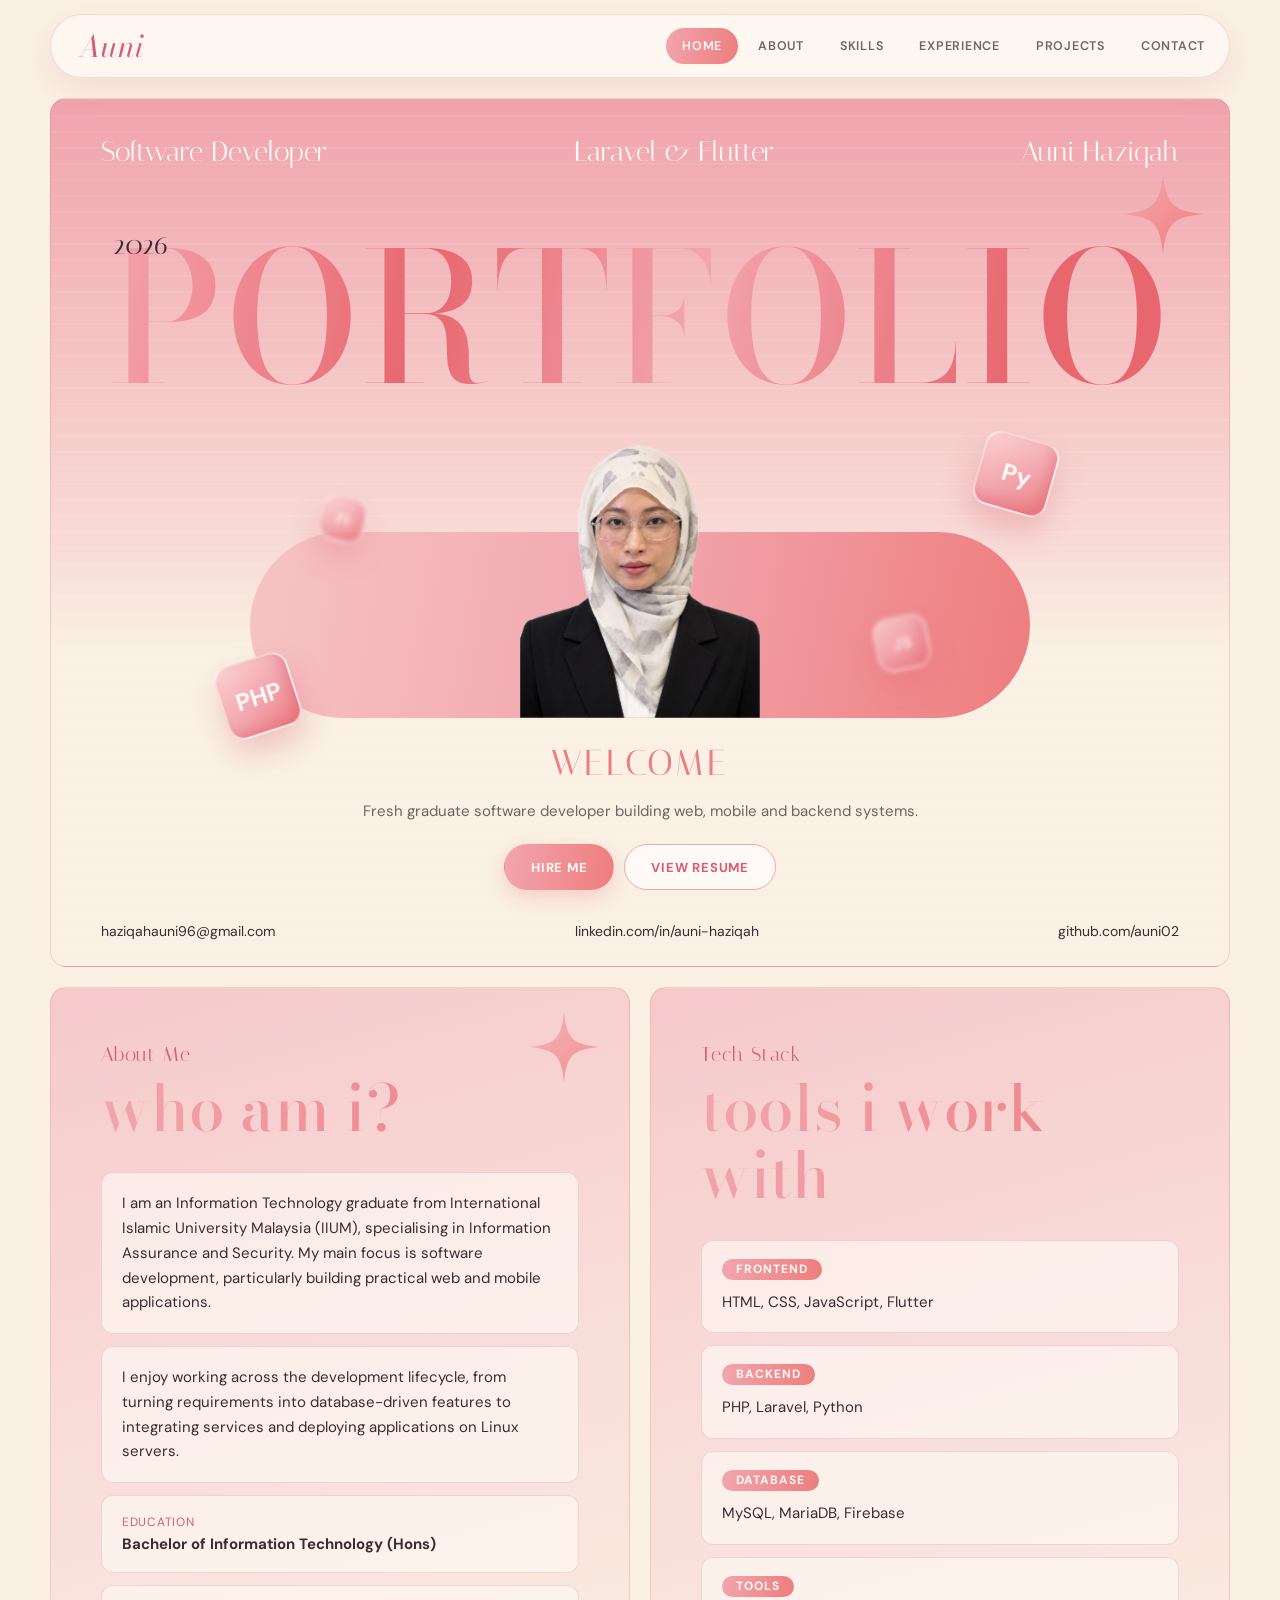
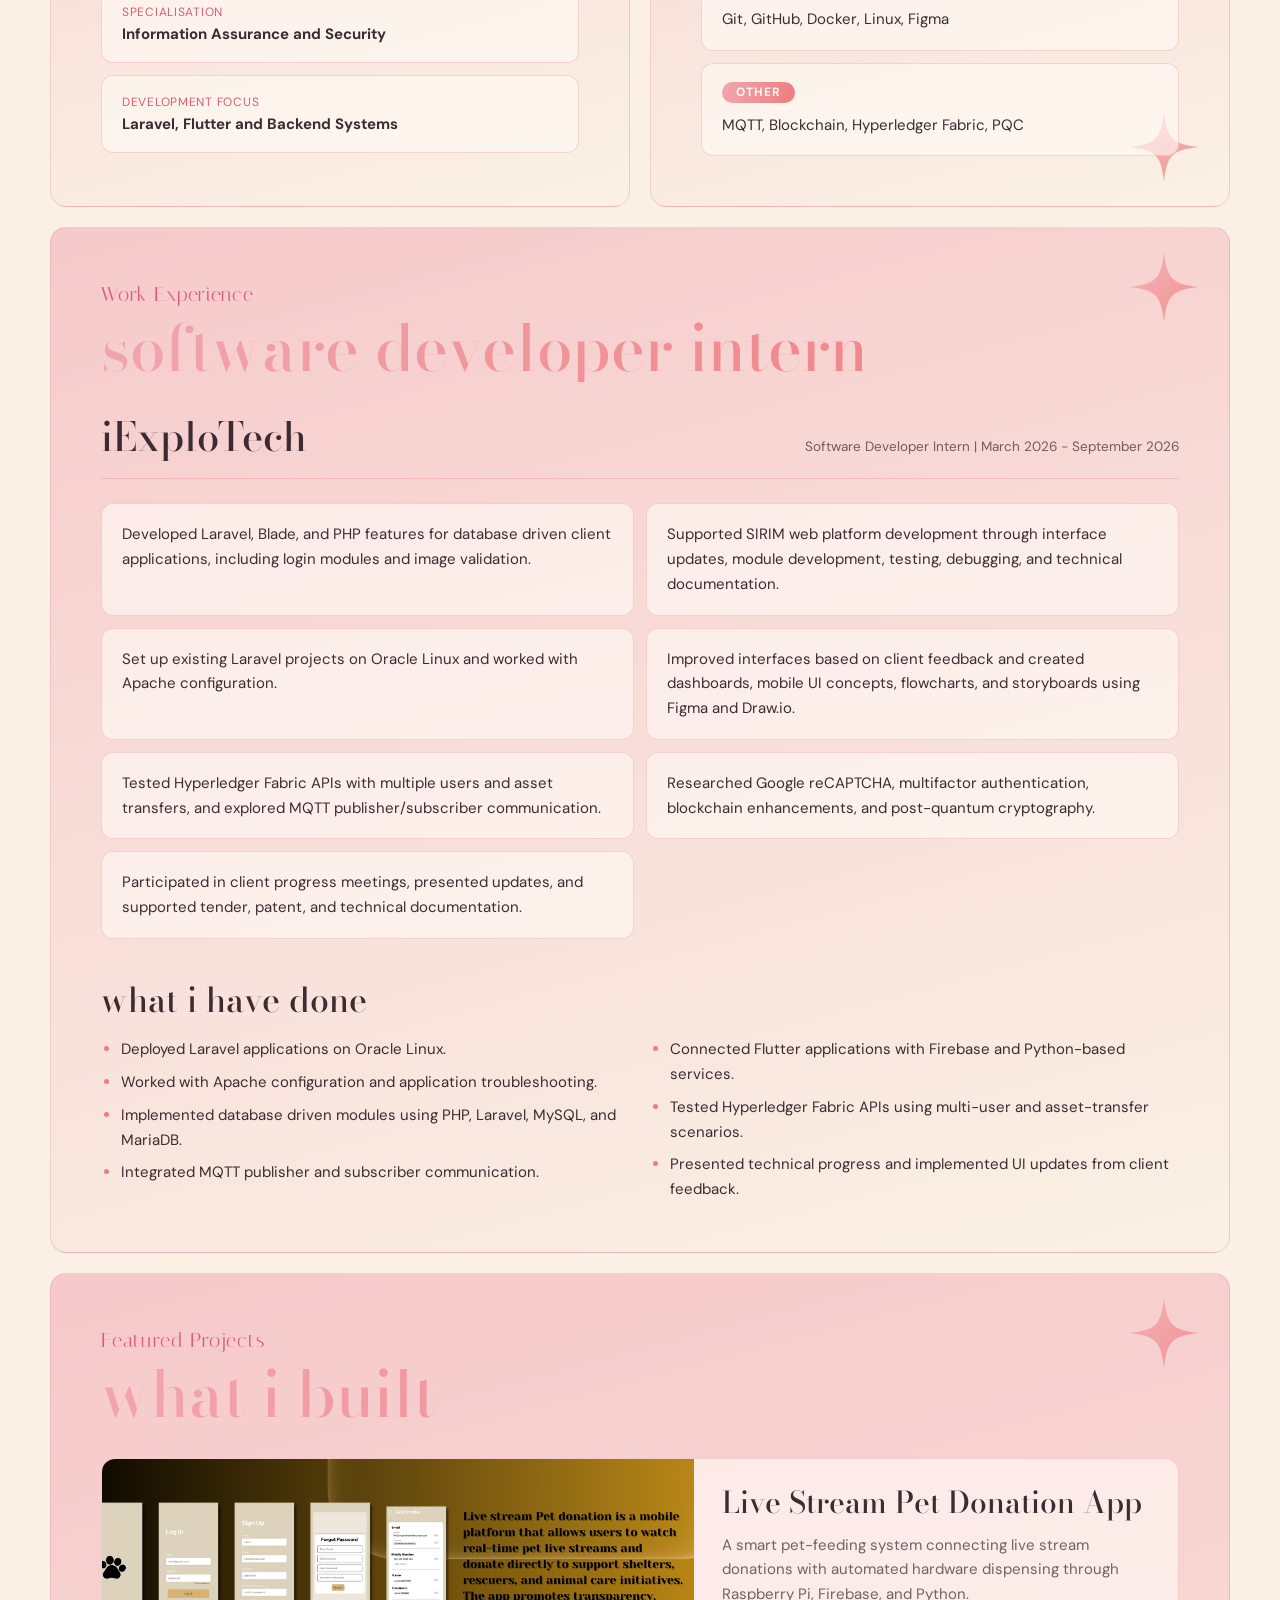
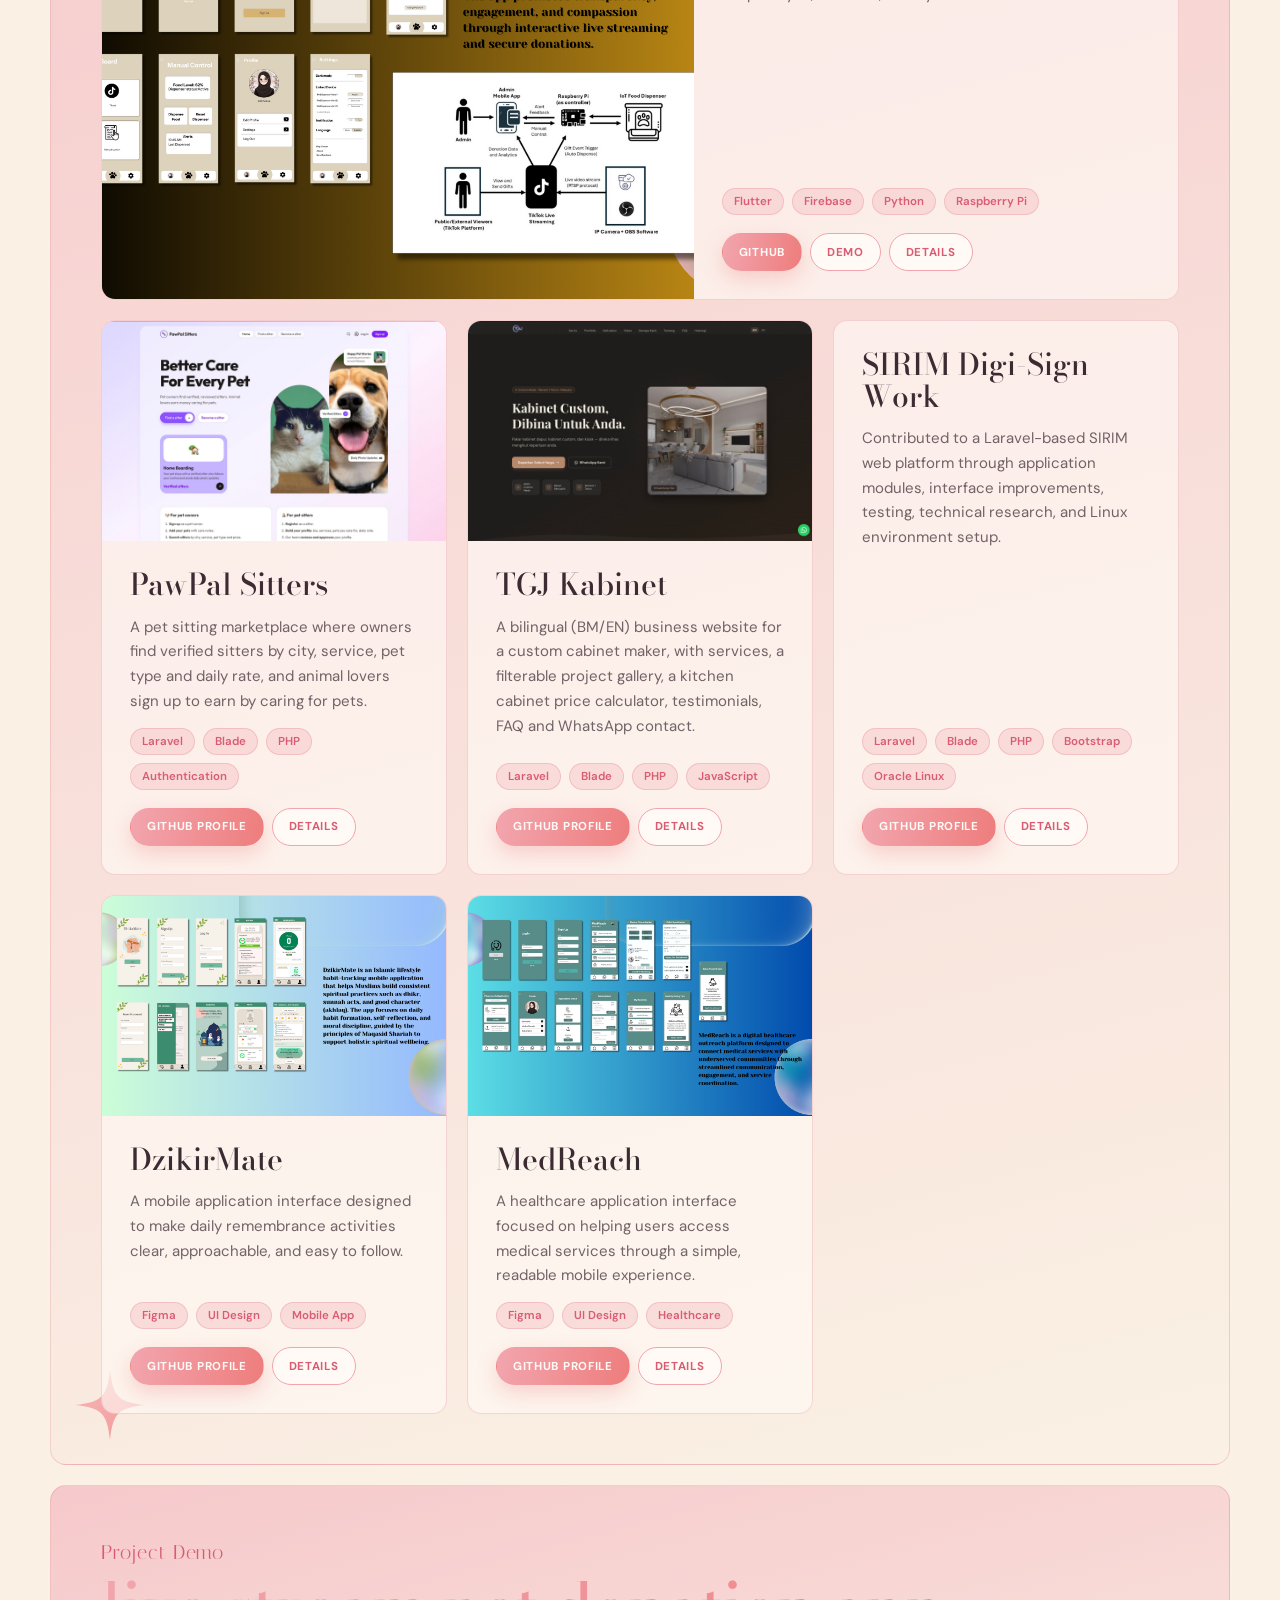
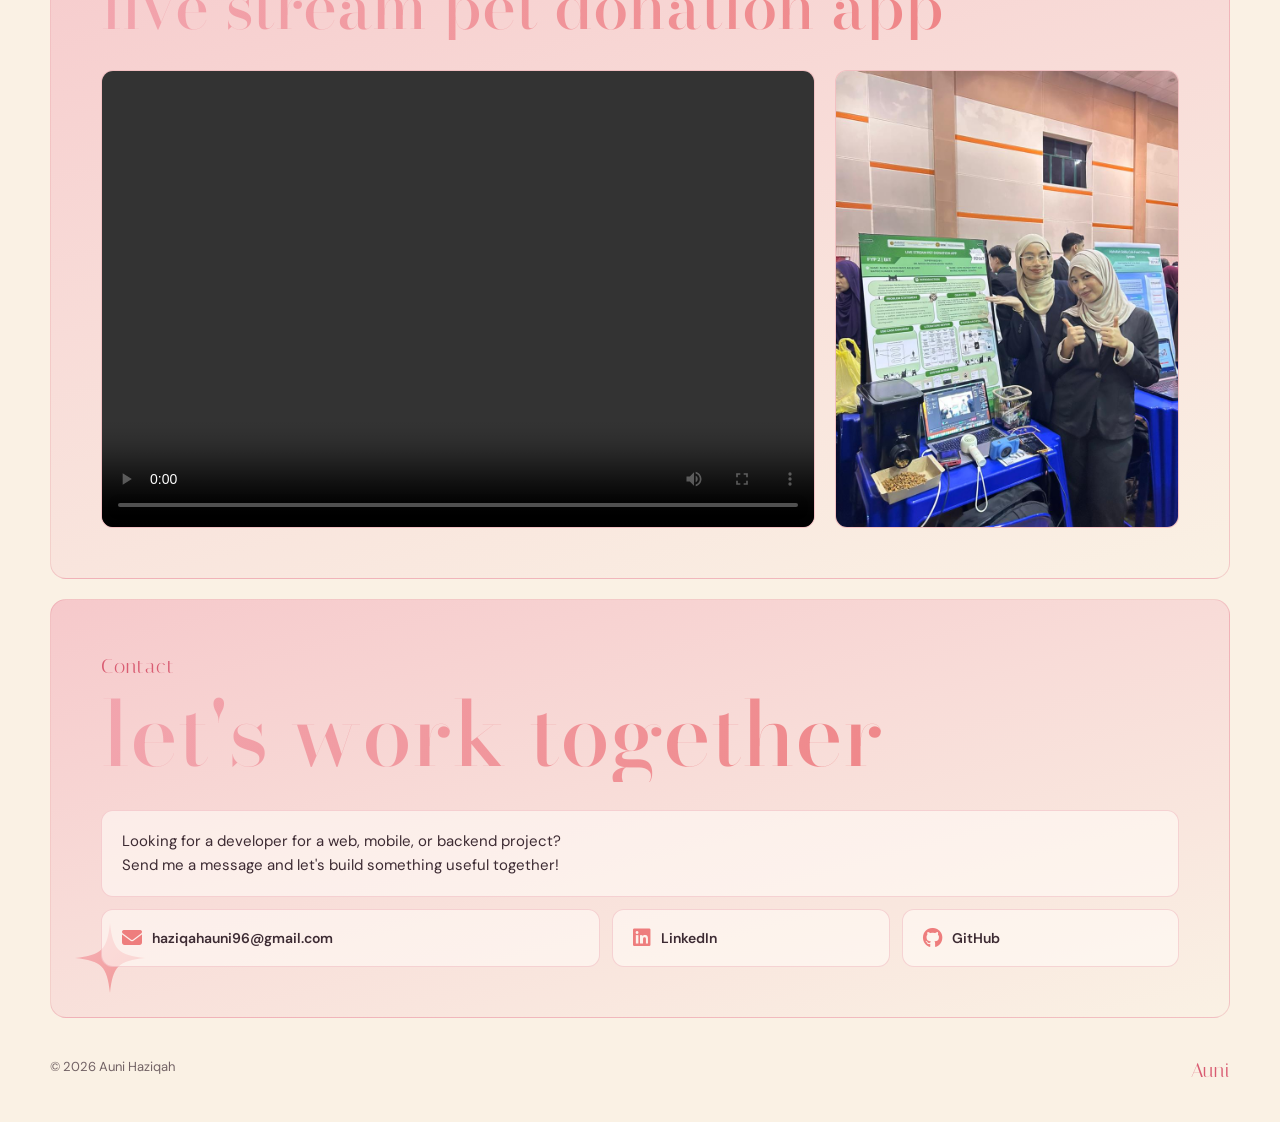
<file: index.html>
<!DOCTYPE html>
<html lang="en">
<head>
    <meta charset="UTF-8">
    <meta name="viewport" content="width=device-width, initial-scale=1.0">
    <meta name="description" content="Portfolio of Auni Haziqah, a fresh graduate software developer experienced in Laravel, Flutter, backend development, and system integration.">
    <link rel="stylesheet" href="https://cdnjs.cloudflare.com/ajax/libs/font-awesome/6.5.2/css/all.min.css">
    <link rel="stylesheet" href="style.css">
    <title>Auni Haziqah | Software Developer</title>
</head>
<body>
    <a class="skip-link" href="#main">Skip to content</a>

    <svg width="0" height="0" style="position:absolute" aria-hidden="true">
        <defs>
            <linearGradient id="sparkle-fill" x1="0" y1="0" x2="1" y2="1">
                <stop offset="0" stop-color="#f6a8b0"/>
                <stop offset="1" stop-color="#ee7d7d"/>
            </linearGradient>
            <symbol id="sparkle" viewBox="-50 -50 100 100">
                <path d="M0 -50 C4 -12 12 -4 50 0 C12 4 4 12 0 50 C-4 12 -12 4 -50 0 C-12 -4 -4 -12 0 -50 Z" fill="url(#sparkle-fill)"/>
            </symbol>
        </defs>
    </svg>

    <header>
        <a href="#home" class="logo">Auni</a>
        <button class="menu-toggle" type="button" aria-label="Open navigation" aria-expanded="false" aria-controls="site-nav">
            <span></span><span></span><span></span>
        </button>
        <nav id="site-nav" aria-label="Main navigation">
            <a href="#home" class="active">Home</a>
            <a href="#about">About</a>
            <a href="#skills">Skills</a>
            <a href="#experience">Experience</a>
            <a href="#projects">Projects</a>
            <a href="#contact">Contact</a>
        </nav>
    </header>

    <main id="main">
        <section class="home" id="home">
            <div class="hero-top">
                <span>Software Developer</span>
                <span>Laravel &amp; Flutter</span>
                <span>Auni Haziqah</span>
            </div>

            <div class="hero-title">
                <p class="hero-year">2026</p>
                <h1 aria-label="Auni Haziqah, Software Developer Portfolio">Portfolio</h1>
                <svg class="hero-star" aria-hidden="true"><use href="#sparkle"/></svg>
            </div>

            <div class="hero-stage">
                <div class="hero-pill" aria-hidden="true"></div>
                <div class="hero-photo">
                    <img src="aunihaziqah.png" alt="Auni Haziqah">
                </div>
                <span class="cube cube-1" aria-hidden="true">PHP</span>
                <span class="cube cube-2" aria-hidden="true">Fl</span>
                <span class="cube cube-3" aria-hidden="true">Py</span>
                <span class="cube cube-4" aria-hidden="true">JS</span>
            </div>

            <p class="hero-welcome">Welcome</p>
            <p class="hero-sub">Fresh graduate software developer building web, mobile and backend systems.</p>
            <div class="hero-actions">
                <a href="mailto:haziqahauni96@gmail.com" class="btn">Hire Me</a>
                <a href="resume.html" class="btn btn-secondary">View Resume</a>
            </div>

            <div class="handle-row">
                <a href="mailto:haziqahauni96@gmail.com">haziqahauni96@gmail.com</a>
                <a href="https://www.linkedin.com/in/auni-haziqah-046380253" target="_blank" rel="noopener noreferrer">linkedin.com/in/auni-haziqah</a>
                <a href="https://github.com/auni02" target="_blank" rel="noopener noreferrer">github.com/auni02</a>
            </div>
        </section>

        <section class="about reveal" id="about">
            <svg class="sparkle sparkle-tl" aria-hidden="true"><use href="#sparkle"/></svg>
            <div class="section-heading"><p class="eyebrow">About Me</p><h2>who am i?</h2></div>
            <div class="box">
                <p>I am an Information Technology graduate from International Islamic University Malaysia (IIUM), specialising in Information Assurance and Security. My main focus is software development, particularly building practical web and mobile applications.</p>
            </div>
            <div class="box">
                <p>I enjoy working across the development lifecycle, from turning requirements into database-driven features to integrating services and deploying applications on Linux servers.</p>
            </div>
            <div class="info-list">
                <div class="box"><span>Education</span><strong>Bachelor of Information Technology (Hons)</strong></div>
                <div class="box"><span>Specialisation</span><strong>Information Assurance and Security</strong></div>
                <div class="box"><span>Development Focus</span><strong>Laravel, Flutter and Backend Systems</strong></div>
            </div>
        </section>

        <section class="skills reveal" id="skills">
            <svg class="sparkle sparkle-br" aria-hidden="true"><use href="#sparkle"/></svg>
            <div class="section-heading"><p class="eyebrow">Tech Stack</p><h2>tools i work with</h2></div>
            <div class="skills-grid">
                <div class="skill-group box"><h3 class="pill">Frontend</h3><p>HTML, CSS, JavaScript, Flutter</p></div>
                <div class="skill-group box"><h3 class="pill">Backend</h3><p>PHP, Laravel, Python</p></div>
                <div class="skill-group box"><h3 class="pill">Database</h3><p>MySQL, MariaDB, Firebase</p></div>
                <div class="skill-group box"><h3 class="pill">Tools</h3><p>Git, GitHub, Docker, Linux, Figma</p></div>
                <div class="skill-group box"><h3 class="pill">Other</h3><p>MQTT, Blockchain, Hyperledger Fabric, PQC</p></div>
            </div>
        </section>

        <section class="experience reveal" id="experience">
            <svg class="sparkle sparkle-tr" aria-hidden="true"><use href="#sparkle"/></svg>
            <div class="section-heading"><p class="eyebrow">Work Experience</p><h2>software developer intern</h2></div>
            <div class="experience-head">
                <h3>iExploTech</h3>
                <p class="muted">Software Developer Intern | March 2026 - September 2026</p>
            </div>
            <ol class="step-grid">
                <li class="box">Developed Laravel, Blade, and PHP features for database driven client applications, including login modules and image validation.</li>
                <li class="box">Supported SIRIM web platform development through interface updates, module development, testing, debugging, and technical documentation.</li>
                <li class="box">Set up existing Laravel projects on Oracle Linux and worked with Apache configuration.</li>
                <li class="box">Improved interfaces based on client feedback and created dashboards, mobile UI concepts, flowcharts, and storyboards using Figma and Draw.io.</li>
                <li class="box">Tested Hyperledger Fabric APIs with multiple users and asset transfers, and explored MQTT publisher/subscriber communication.</li>
                <li class="box">Researched Google reCAPTCHA, multifactor authentication, blockchain enhancements, and post-quantum cryptography.</li>
                <li class="box">Participated in client progress meetings, presented updates, and supported tender, patent, and technical documentation.</li>
            </ol>

            <div class="did-list">
                <h3>what i have done</h3>
                <ul>
                    <li>Deployed Laravel applications on Oracle Linux.</li>
                    <li>Worked with Apache configuration and application troubleshooting.</li>
                    <li>Implemented database driven modules using PHP, Laravel, MySQL, and MariaDB.</li>
                    <li>Integrated MQTT publisher and subscriber communication.</li>
                    <li>Connected Flutter applications with Firebase and Python-based services.</li>
                    <li>Tested Hyperledger Fabric APIs using multi-user and asset-transfer scenarios.</li>
                    <li>Presented technical progress and implemented UI updates from client feedback.</li>
                </ul>
            </div>
        </section>

        <section class="projects reveal" id="projects">
            <svg class="sparkle sparkle-tr" aria-hidden="true"><use href="#sparkle"/></svg>
            <svg class="sparkle sparkle-bl" aria-hidden="true"><use href="#sparkle"/></svg>
            <div class="section-heading"><p class="eyebrow">Featured Projects</p><h2>what i built</h2></div>
            <div class="project-grid">
                <article class="project-card">
                    <img src="FYP/fyp1.png" alt="Live Stream Pet Donation App interface">
                    <div class="project-body">
                        <h3>Live Stream Pet Donation App</h3>
                        <p>A smart pet-feeding system connecting live stream donations with automated hardware dispensing through Raspberry Pi, Firebase, and Python.</p>
                        <p class="project-role"><strong>My role:</strong> Designed and developed the Flutter application, Firebase workflow, and hardware communication.</p>
                        <div class="project-tech"><span>Flutter</span><span>Firebase</span><span>Python</span><span>Raspberry Pi</span></div>
                        <div class="project-links"><a href="https://github.com/auni02" target="_blank" rel="noopener noreferrer" class="btn btn-small">GitHub</a><a href="#demo" class="btn btn-small btn-secondary">Demo</a><button type="button" class="btn btn-small btn-secondary details-btn">Details</button></div>
                    </div>
                </article>

                <article class="project-card">
                    <img src="laravel%20project/petsitter/pawpal-home.jpg" alt="PawPal Sitters home page" loading="lazy">
                    <div class="project-body">
                        <h3>PawPal Sitters</h3>
                        <p>A pet sitting marketplace where owners find verified sitters by city, service, pet type and daily rate, and animal lovers sign up to earn by caring for pets.</p>
                        <p class="project-role"><strong>My role:</strong> Built the Laravel web app, including separate owner and sitter registration, sitter search and filters, sitter profiles with reviews, and the sitter approval flow.</p>
                        <div class="project-tech"><span>Laravel</span><span>Blade</span><span>PHP</span><span>Authentication</span></div>
                        <div class="project-links"><a href="https://github.com/auni02" target="_blank" rel="noopener noreferrer" class="btn btn-small">GitHub Profile</a><button type="button" class="btn btn-small btn-secondary details-btn">Details</button></div>
                    </div>
                    <div class="project-gallery">
                        <img src="laravel%20project/petsitter/pawpal-search.jpg" alt="PawPal sitter search with city, service, pet and price filters" loading="lazy">
                        <img src="laravel%20project/petsitter/pawpal-register.jpg" alt="PawPal pet sitter registration form" loading="lazy">
                    </div>
                </article>

                <article class="project-card">
                    <img src="laravel%20project/TGJ%20Kabinet%20/tgj-home.jpg" alt="TGJ Kabinet home page" loading="lazy">
                    <div class="project-body">
                        <h3>TGJ Kabinet</h3>
                        <p>A bilingual (BM/EN) business website for a custom cabinet maker, with services, a filterable project gallery, a kitchen cabinet price calculator, testimonials, FAQ and WhatsApp contact.</p>
                        <p class="project-role"><strong>My role:</strong> Developed the Laravel website, including the price calculator, portfolio filters, language switch, and contact section with Google Maps and WhatsApp.</p>
                        <div class="project-tech"><span>Laravel</span><span>Blade</span><span>PHP</span><span>JavaScript</span></div>
                        <div class="project-links"><a href="https://github.com/auni02" target="_blank" rel="noopener noreferrer" class="btn btn-small">GitHub Profile</a><button type="button" class="btn btn-small btn-secondary details-btn">Details</button></div>
                    </div>
                    <div class="project-gallery">
                        <img src="laravel%20project/TGJ%20Kabinet%20/tgj-services.jpg" alt="TGJ Kabinet services section" loading="lazy">
                        <img src="laravel%20project/TGJ%20Kabinet%20/tgj-portfolio.jpg" alt="TGJ Kabinet filterable portfolio gallery" loading="lazy">
                        <img src="laravel%20project/TGJ%20Kabinet%20/tgj-calculator.jpg" alt="TGJ Kabinet kitchen cabinet price calculator" loading="lazy">
                        <img src="laravel%20project/TGJ%20Kabinet%20/tgj-testimonials.jpg" alt="TGJ Kabinet customer testimonials" loading="lazy">
                        <img src="laravel%20project/TGJ%20Kabinet%20/tgj-contact.jpg" alt="TGJ Kabinet contact section with map" loading="lazy">
                    </div>
                </article>

                <article class="project-card">
                    <div class="project-body">
                        <h3>SIRIM Digi-Sign Work</h3>
                        <p>Contributed to a Laravel-based SIRIM web platform through application modules, interface improvements, testing, technical research, and Linux environment setup.</p>
                        <p class="project-role"><strong>My role:</strong> Developed interface and login features, tested and debugged the system, implemented feedback, and presented progress to the client.</p>
                        <div class="project-tech"><span>Laravel</span><span>Blade</span><span>PHP</span><span>Bootstrap</span><span>Oracle Linux</span></div>
                        <div class="project-links"><a href="https://github.com/auni02" target="_blank" rel="noopener noreferrer" class="btn btn-small">GitHub Profile</a><button type="button" class="btn btn-small btn-secondary details-btn">Details</button></div>
                    </div>
                </article>

                <article class="project-card">
                    <img src="FIGMA/DzikirMate%20(1).png" alt="DzikirMate mobile application design">
                    <div class="project-body">
                        <h3>DzikirMate</h3>
                        <p>A mobile application interface designed to make daily remembrance activities clear, approachable, and easy to follow.</p>
                        <p class="project-role"><strong>My role:</strong> Created the mobile user experience, screen flow, and visual interface in Figma.</p>
                        <div class="project-tech"><span>Figma</span><span>UI Design</span><span>Mobile App</span></div>
                        <div class="project-links"><a href="https://github.com/auni02" target="_blank" rel="noopener noreferrer" class="btn btn-small">GitHub Profile</a><button type="button" class="btn btn-small btn-secondary details-btn">Details</button></div>
                    </div>
                </article>

                <article class="project-card">
                    <img src="FIGMA/medreach.png" alt="MedReach healthcare application design">
                    <div class="project-body">
                        <h3>MedReach</h3>
                        <p>A healthcare application interface focused on helping users access medical services through a simple, readable mobile experience.</p>
                        <p class="project-role"><strong>My role:</strong> Designed the interface, navigation flow, and core healthcare screens.</p>
                        <div class="project-tech"><span>Figma</span><span>UI Design</span><span>Healthcare</span></div>
                        <div class="project-links"><a href="https://github.com/auni02" target="_blank" rel="noopener noreferrer" class="btn btn-small">GitHub Profile</a><button type="button" class="btn btn-small btn-secondary details-btn">Details</button></div>
                    </div>
                </article>
            </div>
        </section>

        <section class="demo reveal" id="demo">
            <div class="section-heading"><p class="eyebrow">Project Demo</p><h2>live stream pet donation app</h2></div>
            <div class="demo-content">
                <video controls preload="metadata"><source src="FYP/movie.mp4" type="video/mp4">Your browser does not support the video element.</video>
                <img src="FYP/showcase.jpeg" alt="Final year project showcase presentation">
            </div>
        </section>

        <section class="contact reveal" id="contact">
            <svg class="sparkle sparkle-bl" aria-hidden="true"><use href="#sparkle"/></svg>
            <div class="contact-text">
                <p class="eyebrow">Contact</p>
                <h2>let's work together</h2>
                <div class="box">
                    <p>Looking for a developer for a web, mobile, or backend project?</p>
                    <p>Send me a message and let's build something useful together!</p>
                </div>
                <div class="contact-grid">
                    <a href="mailto:haziqahauni96@gmail.com" class="box"><i class="fa-solid fa-envelope"></i>haziqahauni96@gmail.com</a>
                    <a href="https://www.linkedin.com/in/auni-haziqah-046380253" target="_blank" rel="noopener noreferrer" class="box"><i class="fa-brands fa-linkedin"></i>LinkedIn</a>
                    <a href="https://github.com/auni02" target="_blank" rel="noopener noreferrer" class="box"><i class="fa-brands fa-github"></i>GitHub</a>
                </div>
            </div>
        </section>
    </main>

    <dialog class="project-modal" aria-labelledby="modal-title">
        <button class="modal-close" type="button" aria-label="Close project details">&times;</button>
        <div class="modal-body"></div>
    </dialog>

    <footer><span>&copy; 2026 Auni Haziqah </span><span class="signature">Auni</span></footer>
    <script src="script.js" defer></script>
</body>
</html>
</file>
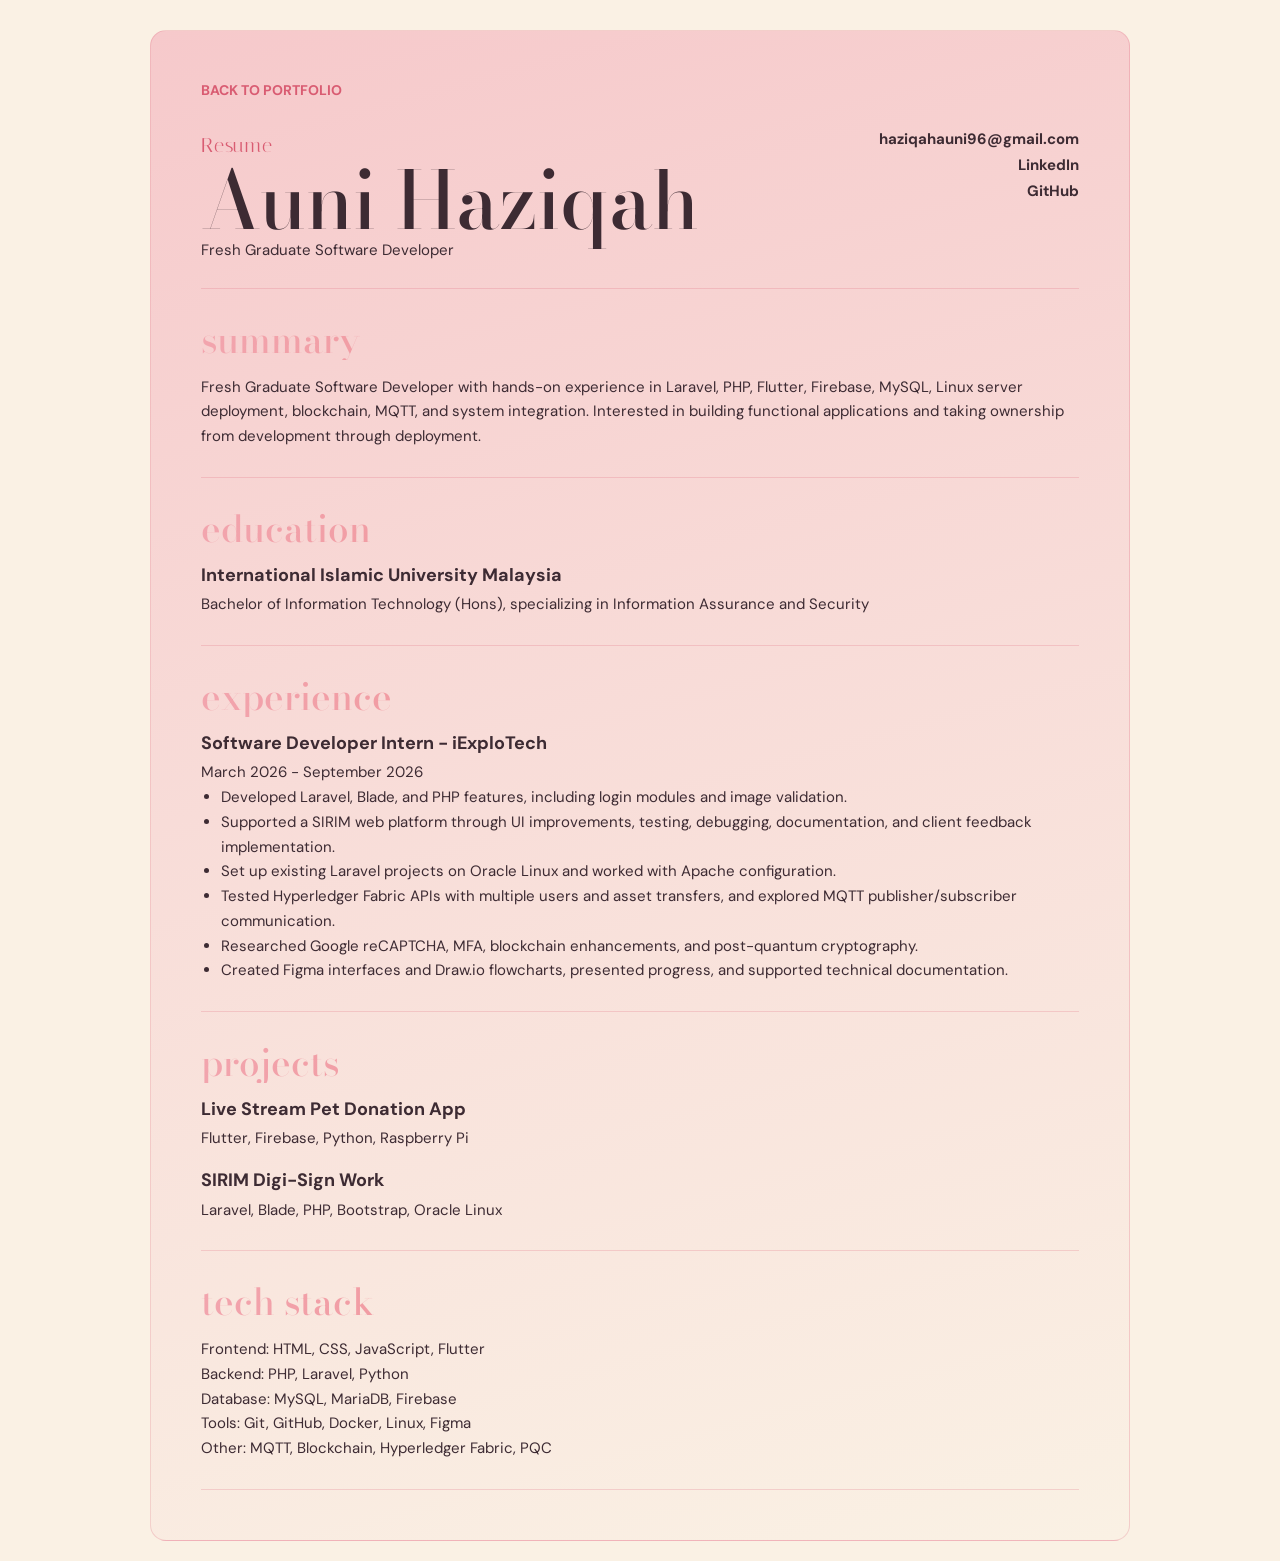
<file: resume.html>
<!DOCTYPE html>
<html lang="en">

<head>
    <meta charset="UTF-8">
    <meta name="viewport" content="width=device-width, initial-scale=1.0">
    <title>Auni Haziqah | Resume</title>
    <link rel="stylesheet" href="style.css">
</head>

<body class="resume-page">
    <main class="resume">
        <section class="resume-sheet">
            <a href="index.html" class="back-link">Back to Portfolio</a>

            <div class="resume-header">
                <div>
                    <p class="eyebrow">Resume</p>
                    <h1>Auni Haziqah</h1>
                    <p>Fresh Graduate Software Developer</p>
                </div>
                <div class="resume-contact">
                    <a href="mailto:haziqahauni96@gmail.com">haziqahauni96@gmail.com</a>
                    <a href="https://www.linkedin.com/in/auni-haziqah-046380253">LinkedIn</a>
                    <a href="https://github.com/auni02">GitHub</a>
                </div>
            </div>

            <div class="resume-block">
                <h2>Summary</h2>
                <p>
                    Fresh Graduate Software Developer with hands-on experience in Laravel, PHP, Flutter,
                    Firebase, MySQL, Linux server deployment, blockchain, MQTT, and system integration.
                    Interested in building functional applications and taking ownership from development
                    through deployment.
                </p>
            </div>

            <div class="resume-block">
                <h2>Education</h2>
                <h3>International Islamic University Malaysia</h3>
                <p>Bachelor of Information Technology (Hons), specializing in Information Assurance and Security</p>
            </div>

            <div class="resume-block">
                <h2>Experience</h2>
                <h3>Software Developer Intern - iExploTech</h3>
                <p>March 2026 - September 2026</p>
                <ul>
                    <li>Developed Laravel, Blade, and PHP features, including login modules and image validation.</li>
                    <li>Supported a SIRIM web platform through UI improvements, testing, debugging, documentation, and client feedback implementation.</li>
                    <li>Set up existing Laravel projects on Oracle Linux and worked with Apache configuration.</li>
                    <li>Tested Hyperledger Fabric APIs with multiple users and asset transfers, and explored MQTT publisher/subscriber communication.</li>
                    <li>Researched Google reCAPTCHA, MFA, blockchain enhancements, and post-quantum cryptography.</li>
                    <li>Created Figma interfaces and Draw.io flowcharts, presented progress, and supported technical documentation.</li>
                </ul>
            </div>

            <div class="resume-block">
                <h2>Projects</h2>
                <h3>Live Stream Pet Donation App</h3>
                <p>Flutter, Firebase, Python, Raspberry Pi</p>

                <h3>SIRIM Digi-Sign Work</h3>
                <p>Laravel, Blade, PHP, Bootstrap, Oracle Linux</p>

            </div>

            <div class="resume-block">
                <h2>Tech Stack</h2>
                <p>
                    Frontend: HTML, CSS, JavaScript, Flutter<br>
                    Backend: PHP, Laravel, Python<br>
                    Database: MySQL, MariaDB, Firebase<br>
                    Tools: Git, GitHub, Docker, Linux, Figma<br>
                    Other: MQTT, Blockchain, Hyperledger Fabric, PQC
                </p>
            </div>
        </section>
    </main>
</body>

</html>
</file>
<file: style.css>
@import url('https://fonts.googleapis.com/css2?family=Bodoni+Moda:ital,opsz,wght@0,6..96,400..700;1,6..96,400..700&family=DM+Sans:wght@400;500;600;700&family=Italiana&display=swap');

:root {
  --ink: #3d2b33;
  --ink-soft: rgba(61, 43, 51, 0.72);
  --cream: #faf1e4;
  --blush: #f8dcd8;
  --pink-200: #f6c9cb;
  --pink-300: #f2a5ae;
  --coral: #ee7d7d;
  --rose: #d95c72;
  --white: #fffaf6;
  --line: rgba(217, 92, 114, 0.22);
  --box: rgba(255, 250, 246, 0.62);
  --pink-grad: linear-gradient(100deg, #f2a5ae 0%, #ee7d7d 100%);
  --panel: linear-gradient(165deg, #f6c9cb 0%, #f8dcd8 45%, #faf1e4 100%);
  --serif: 'Bodoni Moda', Georgia, serif;
  --label: 'Italiana', 'Bodoni Moda', serif;
  --sans: 'DM Sans', Arial, sans-serif;
  --radius: 1.6rem;
}

* {
  box-sizing: border-box;
  margin: 0;
  padding: 0;
}

html {
  font-size: 62.5%;
  scroll-behavior: smooth;
}

body {
  color: var(--ink);
  background: var(--cream);
  font-family: var(--sans);
  overflow-x: hidden;
}

a { color: inherit; }

img,
video { display: block; }

.skip-link {
  position: fixed;
  top: -6rem;
  left: 1.4rem;
  z-index: 2000;
  padding: 1rem 1.6rem;
  color: var(--white);
  background: var(--rose);
  border-radius: 999px;
  font-size: 1.4rem;
  font-weight: 700;
}

.skip-link:focus { top: 1.4rem; }

:where(a, button):focus-visible {
  outline: 3px solid var(--rose);
  outline-offset: 3px;
}

/* Header */

header {
  position: fixed;
  top: 1.4rem;
  left: 50%;
  z-index: 1000;
  display: flex;
  align-items: center;
  justify-content: space-between;
  width: min(1180px, calc(100% - 4rem));
  min-height: 6.4rem;
  padding: 0.8rem 0.8rem 0.8rem 2.8rem;
  background: rgba(255, 250, 246, 0.72);
  border: 1px solid var(--line);
  border-radius: 999px;
  box-shadow: 0 1.2rem 3.5rem rgba(217, 92, 114, 0.15);
  backdrop-filter: blur(14px);
  transform: translateX(-50%);
}

.logo {
  color: var(--rose);
  font-family: var(--serif);
  font-size: 3rem;
  font-style: italic;
  text-decoration: none;
}

nav {
  display: flex;
  gap: 0.4rem;
  align-items: center;
}

nav a {
  padding: 1rem 1.6rem;
  color: var(--ink-soft);
  border-radius: 999px;
  font-size: 1.25rem;
  font-weight: 600;
  letter-spacing: 0.06em;
  text-decoration: none;
  text-transform: uppercase;
  transition: background 0.25s ease, color 0.25s ease;
}

nav a:hover,
nav a.active {
  color: var(--white);
  background: var(--pink-grad);
}

.menu-toggle {
  display: none;
  width: 4.6rem;
  height: 4.6rem;
  border: 0;
  border-radius: 50%;
  background: var(--pink-grad);
  cursor: pointer;
}

.menu-toggle span {
  display: block;
  width: 1.8rem;
  height: 2px;
  margin: 0.4rem auto;
  background: var(--white);
  transition: transform 0.25s ease, opacity 0.25s ease;
}

header.nav-open .menu-toggle span:nth-child(1) { transform: translateY(0.6rem) rotate(45deg); }
header.nav-open .menu-toggle span:nth-child(2) { opacity: 0; }
header.nav-open .menu-toggle span:nth-child(3) { transform: translateY(-0.6rem) rotate(-45deg); }

/* Layout: panels in a two-column grid */

main {
  display: grid;
  grid-template-columns: repeat(2, minmax(0, 1fr));
  gap: 2rem;
  width: min(1180px, calc(100% - 4rem));
  margin: 0 auto;
  padding: 9.8rem 0 2rem;
}

section {
  position: relative;
  isolation: isolate;
  grid-column: span 2;
  padding: 5rem clamp(2.4rem, 4vw, 5rem);
  background: var(--panel);
  border: 1px solid var(--line);
  border-radius: var(--radius);
  overflow: hidden;
  scroll-margin-top: 9rem;
}

.about,
.skills { grid-column: span 1; }

.sparkle {
  position: absolute;
  z-index: -1;
  width: 7rem;
  height: 7rem;
  opacity: 0.75;
  pointer-events: none;
}

.sparkle-tl { top: 2.4rem; right: 3rem; }
.sparkle-tr { top: 2.4rem; right: 3rem; }
.sparkle-br { right: 3rem; bottom: 2.4rem; }
.sparkle-bl { bottom: 2.4rem; left: 2.4rem; }

.section-heading { margin-bottom: 3rem; }

.eyebrow {
  color: var(--rose);
  font-family: var(--label);
  font-size: 2rem;
  letter-spacing: 0.04em;
}

h2 {
  margin-top: 0.4rem;
  font-family: var(--serif);
  font-size: clamp(3.8rem, 5.4vw, 6.4rem);
  font-weight: 500;
  line-height: 1.05;
  text-transform: lowercase;
  color: var(--coral);
  background: var(--pink-grad);
  -webkit-background-clip: text;
  background-clip: text;
  -webkit-text-fill-color: transparent;
}

h3 {
  color: var(--ink);
  font-size: 2rem;
  line-height: 1.25;
}

p,
li {
  font-size: 1.5rem;
  line-height: 1.65;
}

.box {
  padding: 1.8rem 2rem;
  background: var(--box);
  border: 1px solid var(--line);
  border-radius: 1.2rem;
}

.box + .box { margin-top: 1.2rem; }

.pill {
  display: inline-block;
  padding: 0.3rem 1.4rem;
  color: var(--white);
  background: var(--pink-grad);
  border-radius: 999px;
  font-size: 1.2rem;
  font-weight: 700;
  letter-spacing: 0.08em;
  text-transform: uppercase;
}

.muted {
  color: var(--ink-soft);
  font-size: 1.35rem;
}

/* Buttons */

.btn {
  display: inline-flex;
  align-items: center;
  justify-content: center;
  min-height: 4.6rem;
  padding: 1.1rem 2.6rem;
  color: var(--white);
  background: var(--pink-grad);
  border: 1px solid transparent;
  border-radius: 999px;
  box-shadow: 0 0.8rem 2rem rgba(238, 125, 125, 0.3);
  font-family: inherit;
  font-size: 1.3rem;
  font-weight: 700;
  letter-spacing: 0.06em;
  text-decoration: none;
  text-transform: uppercase;
  cursor: pointer;
  transition: 0.2s ease;
}

.btn:hover {
  box-shadow: 0 1.2rem 2.6rem rgba(238, 125, 125, 0.45);
  transform: translateY(-0.2rem);
}

.btn-secondary {
  color: var(--rose);
  background: var(--white);
  border-color: var(--pink-300);
  box-shadow: none;
}

.btn-secondary:hover {
  color: var(--white);
  background: var(--pink-grad);
}

.btn-small {
  min-height: 3.8rem;
  padding: 0.8rem 1.6rem;
  font-size: 1.15rem;
}

/* Hero */

.home {
  display: flex;
  flex-direction: column;
  align-items: center;
  min-height: min(92rem, calc(100vh - 12rem));
  padding: 3.6rem clamp(2.4rem, 4vw, 5rem) 2.6rem;
  text-align: center;
  background:
    repeating-linear-gradient(to bottom, rgba(255, 255, 255, 0.07) 0 0.2rem, transparent 0.2rem 1.6rem),
    linear-gradient(to bottom, #f0a3ae 0%, #f5c4c4 30%, #f8dcd8 52%, var(--cream) 64%);
}

.hero-top,
.handle-row {
  display: flex;
  flex-wrap: wrap;
  justify-content: space-between;
  gap: 1rem 3rem;
  width: 100%;
}

.hero-top span {
  color: var(--white);
  font-family: var(--label);
  font-size: clamp(1.8rem, 2.4vw, 2.8rem);
}

.hero-title {
  position: relative;
  margin-top: clamp(3rem, 6vw, 6rem);
}

.hero-year {
  position: absolute;
  top: -0.6rem;
  left: 0.4rem;
  color: var(--ink);
  font-family: var(--label);
  font-size: clamp(1.8rem, 2.4vw, 2.8rem);
}

.hero-title h1 {
  font-family: var(--serif);
  font-size: clamp(4rem, 14.5vw, 18rem);
  font-weight: 500;
  line-height: 1;
  letter-spacing: 0.02em;
  text-transform: uppercase;
  color: var(--coral);
  background: linear-gradient(100deg, #f4a3ac 0%, #e8676f 30%, #f2a5ae 55%, #e8676f 85%);
  -webkit-background-clip: text;
  background-clip: text;
  -webkit-text-fill-color: transparent;
}

.hero-star {
  position: absolute;
  top: -30%;
  right: -3%;
  width: clamp(4rem, 7vw, 8rem);
  height: clamp(4rem, 7vw, 8rem);
}

/* Photo peeking over the pill, like a character over a ledge */

.hero-stage {
  position: relative;
  width: min(100%, 78rem);
  height: clamp(22rem, 30vw, 30rem);
  margin-top: 1rem;
}

.hero-pill {
  position: absolute;
  inset: auto 0 0;
  height: 62%;
  background: linear-gradient(100deg, #f6c4c4 0%, #f2a5ae 50%, #ee7d7d 100%);
  border-radius: 999px;
}

.hero-photo {
  position: absolute;
  bottom: 0;
  left: 50%;
  width: clamp(18rem, 24vw, 24rem);
  height: 100%;
  overflow: hidden;
  transform: translateX(-50%);
}

.hero-photo img {
  width: 100%;
  height: auto;
}

.cube {
  position: absolute;
  display: grid;
  place-items: center;
  width: 7.6rem;
  height: 7.6rem;
  color: var(--white);
  background: linear-gradient(145deg, #fbd3d3 0%, #f2a5ae 55%, #ee7d7d 100%);
  border: 2px solid rgba(255, 255, 255, 0.6);
  border-radius: 1.6rem;
  box-shadow:
    inset -0.6rem -0.6rem 1.2rem rgba(217, 92, 114, 0.35),
    0 1.6rem 3rem rgba(217, 92, 114, 0.3);
  font-size: 2.4rem;
  font-weight: 700;
}

.cube-1 { bottom: -1.6rem; left: -3rem; transform: rotate(-18deg); }
.cube-2 { top: 26%; left: 9%; width: 4.6rem; height: 4.6rem; font-size: 1.4rem; filter: blur(2px); opacity: 0.8; transform: rotate(14deg); }
.cube-3 { top: 6%; right: -2.4rem; transform: rotate(16deg); }
.cube-4 { bottom: 16%; right: 13%; width: 5.4rem; height: 5.4rem; font-size: 1.6rem; filter: blur(2px); opacity: 0.8; transform: rotate(-12deg); }

.hero-welcome {
  margin-top: 1.6rem;
  color: var(--coral);
  font-family: var(--label);
  font-size: clamp(2.6rem, 3.4vw, 3.6rem);
  letter-spacing: 0.08em;
  text-transform: uppercase;
}

.hero-sub {
  margin-top: 0.6rem;
  color: var(--ink-soft);
}

.hero-actions {
  display: flex;
  flex-wrap: wrap;
  justify-content: center;
  gap: 1rem;
  margin-top: 2rem;
}

.handle-row {
  margin-top: auto;
  padding-top: 3.2rem;
}

.handle-row a {
  color: var(--ink);
  font-size: 1.4rem;
  text-decoration: none;
  background: linear-gradient(var(--coral), var(--coral)) left bottom / 0 1px no-repeat;
  transition: background-size 0.25s ease;
}

.handle-row a:hover { background-size: 100% 1px; }

/* About */

.info-list {
  display: grid;
  gap: 1.2rem;
  margin-top: 1.2rem;
}

.info-list .box + .box { margin-top: 0; }

.info-list span {
  display: block;
  color: var(--rose);
  font-size: 1.2rem;
  letter-spacing: 0.06em;
  text-transform: uppercase;
}

.info-list strong {
  display: block;
  margin-top: 0.4rem;
  font-size: 1.5rem;
}

/* Skills */

.skills-grid {
  display: grid;
  gap: 1.2rem;
}

.skill-group + .skill-group { margin-top: 0; }

.skill-group p { margin-top: 1rem; }

/* Experience */

.experience-head {
  display: flex;
  flex-wrap: wrap;
  align-items: baseline;
  justify-content: space-between;
  gap: 1rem 3rem;
  margin-bottom: 2.4rem;
  padding-bottom: 1.6rem;
  border-bottom: 1px solid var(--line);
}

.experience-head h3 {
  font-family: var(--serif);
  font-size: 4rem;
  font-weight: 500;
}

.step-grid {
  display: grid;
  grid-template-columns: repeat(2, minmax(0, 1fr));
  gap: 1.2rem;
  list-style: none;
}

.step-grid .box + .box { margin-top: 0; }

.did-list {
  margin-top: 4rem;
}

.did-list h3 {
  margin-bottom: 1.6rem;
  font-family: var(--serif);
  font-size: 3.4rem;
  font-weight: 500;
}

.did-list ul {
  columns: 2;
  gap: 4rem;
  padding-left: 2rem;
}

.did-list li { break-inside: avoid; }
.did-list li + li { margin-top: 0.8rem; }
.did-list li::marker { color: var(--coral); }

/* Projects */

.project-grid {
  display: grid;
  grid-template-columns: repeat(3, minmax(0, 1fr));
  gap: 2rem;
}

.project-card {
  display: flex;
  flex-direction: column;
  background: var(--box);
  border: 1px solid var(--line);
  border-radius: 1.4rem;
  overflow: hidden;
  transition: transform 0.3s ease, border-color 0.3s ease, box-shadow 0.3s ease;
}

.project-card:hover {
  border-color: var(--pink-300);
  box-shadow: 0 2rem 4rem rgba(217, 92, 114, 0.2);
  transform: translateY(-0.4rem);
}

.project-card:first-child {
  grid-column: 1 / -1;
  display: grid;
  grid-template-columns: minmax(0, 1.1fr) minmax(32rem, 0.9fr);
}

.project-card img {
  width: 100%;
  height: 22rem;
  object-fit: cover;
  background: var(--blush);
}

.project-card:first-child img {
  height: 100%;
  min-height: 44rem;
}

.project-card .project-role { display: none; }

.project-body {
  display: flex;
  flex: 1;
  flex-direction: column;
  gap: 1.4rem;
  padding: 2.8rem;
}

.project-body h3 {
  font-family: var(--serif);
  font-size: 3rem;
  font-weight: 500;
  line-height: 1.05;
}

.project-body p { color: var(--ink-soft); }
.project-body strong { color: var(--ink); }

.project-tech,
.project-links {
  display: flex;
  flex-wrap: wrap;
  gap: 0.8rem;
}

.project-tech { margin-top: auto; }

.project-tech span {
  padding: 0.5rem 1.1rem;
  color: var(--rose);
  background: rgba(246, 201, 203, 0.55);
  border: 1px solid var(--line);
  border-radius: 999px;
  font-size: 1.15rem;
  font-weight: 600;
}

.project-links { margin-top: 0.4rem; }

.project-card .project-gallery { display: none; }

.modal-body .project-gallery {
  display: grid;
  gap: 1.6rem;
  padding: 0 2.8rem 2.8rem;
}

.modal-body .project-gallery img {
  max-height: none;
  border: 1px solid var(--line);
  border-radius: 1.2rem;
}

/* Project modal */

.project-modal {
  width: min(78rem, calc(100% - 3rem));
  max-width: none;
  margin: auto;
  padding: 0;
  color: var(--ink);
  background: var(--panel);
  border: 1px solid var(--line);
  border-radius: var(--radius);
  box-shadow: 0 3rem 8rem rgba(61, 43, 51, 0.3);
}

.project-modal[open] { animation: modal-in 0.3s ease; }

.project-modal::backdrop {
  background: rgba(61, 43, 51, 0.45);
  backdrop-filter: blur(6px);
}

.modal-body {
  max-height: calc(100vh - 6rem);
  overflow-y: auto;
}

.modal-body img {
  width: 100%;
  max-height: 36rem;
  object-fit: cover;
}

.modal-body .project-tech { margin-top: 0.4rem; }

.modal-close {
  position: absolute;
  top: 1.2rem;
  right: 1.2rem;
  z-index: 2;
  width: 4.2rem;
  height: 4.2rem;
  color: var(--white);
  background: var(--pink-grad);
  border: 0;
  border-radius: 50%;
  font-size: 2.6rem;
  line-height: 1;
  cursor: pointer;
}

/* Demo */

.demo-content {
  display: grid;
  grid-template-columns: minmax(0, 1.35fr) minmax(26rem, 0.65fr);
  gap: 2rem;
}

.demo-content video,
.demo-content img {
  width: 100%;
  height: 100%;
  min-height: 40rem;
  object-fit: cover;
  background: var(--blush);
  border: 1px solid var(--line);
  border-radius: 1.2rem;
}

/* Contact */

.contact h2 {
  margin-bottom: 2.8rem;
  font-size: clamp(4.6rem, 7.5vw, 9rem);
}

.contact-grid {
  display: grid;
  grid-template-columns: minmax(0, 1.8fr) repeat(2, minmax(0, 1fr));
  gap: 1.2rem;
  margin-top: 1.2rem;
}

.contact-grid .box {
  display: flex;
  align-items: center;
  gap: 1rem;
  margin-top: 0;
  font-size: 1.4rem;
  font-weight: 600;
  text-decoration: none;
  overflow-wrap: anywhere;
  transition: background 0.2s ease;
}

.contact-grid .box:hover { background: var(--white); }
.contact-grid i { color: var(--coral); font-size: 2rem; }

footer {
  display: flex;
  justify-content: space-between;
  gap: 2rem;
  width: min(1180px, calc(100% - 4rem));
  margin: 0 auto;
  padding: 2rem 0 4rem;
  color: var(--ink-soft);
  font-size: 1.3rem;
}

.signature {
  color: var(--rose);
  font-family: var(--label);
  font-size: 2rem;
}

/* Resume page */

.resume-page main { display: block; padding-top: 3rem; }
.resume { max-width: 98rem; }
.resume-sheet { width: 100%; }
.back-link { display: inline-flex; margin-bottom: 3rem; color: var(--rose); font-size: 1.4rem; font-weight: 700; text-decoration: none; text-transform: uppercase; }
.resume-header { display: flex; justify-content: space-between; gap: 3rem; padding-bottom: 2.5rem; border-bottom: 1px solid var(--line); }
.resume-header h1 { font-family: var(--serif); font-size: clamp(5rem, 8vw, 8rem); font-weight: 500; line-height: 0.95; }
.resume-contact { display: flex; flex-direction: column; align-items: flex-end; gap: 0.6rem; }
.resume-contact a { font-size: 1.5rem; font-weight: 700; text-decoration: none; }
.resume-block { padding: 2.8rem 0; border-bottom: 1px solid var(--line); }
.resume-block h2 { margin-bottom: 1.5rem; font-size: 3.7rem; }
.resume-block h3 { font-size: 1.8rem; }
.resume-block h3 + p,
.resume-block h3 + ul { margin-top: 0.6rem; }
.resume-block h3:not(:first-of-type) { margin-top: 1.8rem; }
.resume-block ul { padding-left: 2rem; }

/* Motion */

.reveal {
  opacity: 0;
  transform: translateY(2.5rem);
  transition: opacity 0.7s ease, transform 0.7s ease;
}

.reveal.active { opacity: 1; transform: translateY(0); }

@keyframes modal-in {
  from { opacity: 0; transform: translateY(2rem) scale(0.98); }
}

/* Hero entrance */

.hero-top { animation: fade-down 0.8s cubic-bezier(0.2, 0.8, 0.2, 1) 0.1s both; }
.hero-title { animation: fade-up 1s cubic-bezier(0.2, 0.8, 0.2, 1) 0.2s both; }
.hero-star { animation: twinkle 3s ease-in-out 1.2s infinite alternate; }
.hero-pill { animation: fade-in 0.8s ease 0.45s both; }
.hero-photo img { animation: peek 1s cubic-bezier(0.2, 0.8, 0.2, 1) 0.6s both; }
.cube-1 { animation: fade-in 0.6s ease 0.9s both, bob-a 5s ease-in-out 1.5s infinite alternate; }
.cube-2 { animation: fade-in 0.6s ease 1s both, bob-b 6s ease-in-out 1.6s infinite alternate; }
.cube-3 { animation: fade-in 0.6s ease 1.1s both, bob-c 5.5s ease-in-out 1.7s infinite alternate; }
.cube-4 { animation: fade-in 0.6s ease 1.2s both, bob-d 6.5s ease-in-out 1.8s infinite alternate; }
.hero-welcome,
.hero-sub,
.hero-actions { animation: fade-up 0.7s cubic-bezier(0.2, 0.8, 0.2, 1) 1.1s both; }
.handle-row { animation: fade-in 0.8s ease 1.35s both; }

@keyframes fade-up { from { opacity: 0; transform: translateY(3rem); } }
@keyframes fade-down { from { opacity: 0; transform: translateY(-2rem); } }
@keyframes fade-in { from { opacity: 0; } }
@keyframes peek { from { transform: translateY(60%); } }
@keyframes twinkle { to { opacity: 0.6; transform: scale(0.82) rotate(20deg); } }
@keyframes bob-a { to { transform: rotate(-10deg) translateY(-1.2rem); } }
@keyframes bob-b { to { transform: rotate(24deg) translateY(-0.8rem); } }
@keyframes bob-c { to { transform: rotate(8deg) translateY(-1.4rem); } }
@keyframes bob-d { to { transform: rotate(-20deg) translateY(-1rem); } }

/* Responsive */

@media (max-width: 980px) {
  header { width: calc(100% - 2rem); padding-left: 2.2rem; }
  .menu-toggle { display: block; }
  nav {
    position: absolute;
    top: calc(100% + 1rem);
    right: 0;
    left: 0;
    display: none;
    flex-direction: column;
    align-items: stretch;
    padding: 1.2rem;
    background: var(--white);
    border: 1px solid var(--line);
    border-radius: 2.4rem;
    box-shadow: 0 1.2rem 3.5rem rgba(217, 92, 114, 0.2);
  }
  header.nav-open nav { display: flex; }
  nav a { padding: 1.4rem 1.8rem; }

  main { grid-template-columns: 1fr; gap: 1.2rem; width: calc(100% - 2rem); padding-top: 8.8rem; }
  section,
  .about,
  .skills { grid-column: 1; padding: 4.5rem 2.6rem; }

  .home { min-height: 0; padding: 2.4rem 1.6rem; }
  .hero-top { justify-content: center; }
  .hero-top span:nth-child(2) { display: none; }
  .hero-stage { height: 24rem; }
  .hero-pill { height: 55%; }
  .hero-photo { width: 19rem; }
  .cube-1 { left: -1rem; }
  .cube-3 { right: -1rem; }
  .handle-row { flex-direction: column; align-items: center; gap: 0.8rem; }

  .project-grid { grid-template-columns: 1fr; }
  .project-card:first-child { grid-template-columns: 1fr; }
  .project-card:first-child img { min-height: 0; height: 30rem; }
}

@media (max-width: 680px) {
  html { font-size: 58%; }
  .step-grid,
  .project-grid,
  .demo-content,
  .contact-grid { grid-template-columns: 1fr; }
  .did-list ul { columns: 1; }
  .demo-content video,
  .demo-content img { min-height: 0; }
  .project-links { flex-direction: column; }
  .project-links .btn { width: 100%; }
  .cube { width: 5.6rem; height: 5.6rem; font-size: 1.8rem; }
  .cube-2,
  .cube-4 { display: none; }
  .hero-year { position: static; }
  footer { flex-direction: column; align-items: center; text-align: center; }
  .resume-header { flex-direction: column; }
  .resume-contact { align-items: flex-start; }
}

@media (prefers-reduced-motion: reduce) {
  html { scroll-behavior: auto; }
  .reveal { opacity: 1; transform: none; transition: none; }
  .project-modal[open],
  .home *,
  .home *::before { animation: none; }
  .project-card,
  .project-card:hover { transform: none; transition: none; }
}
</file>
